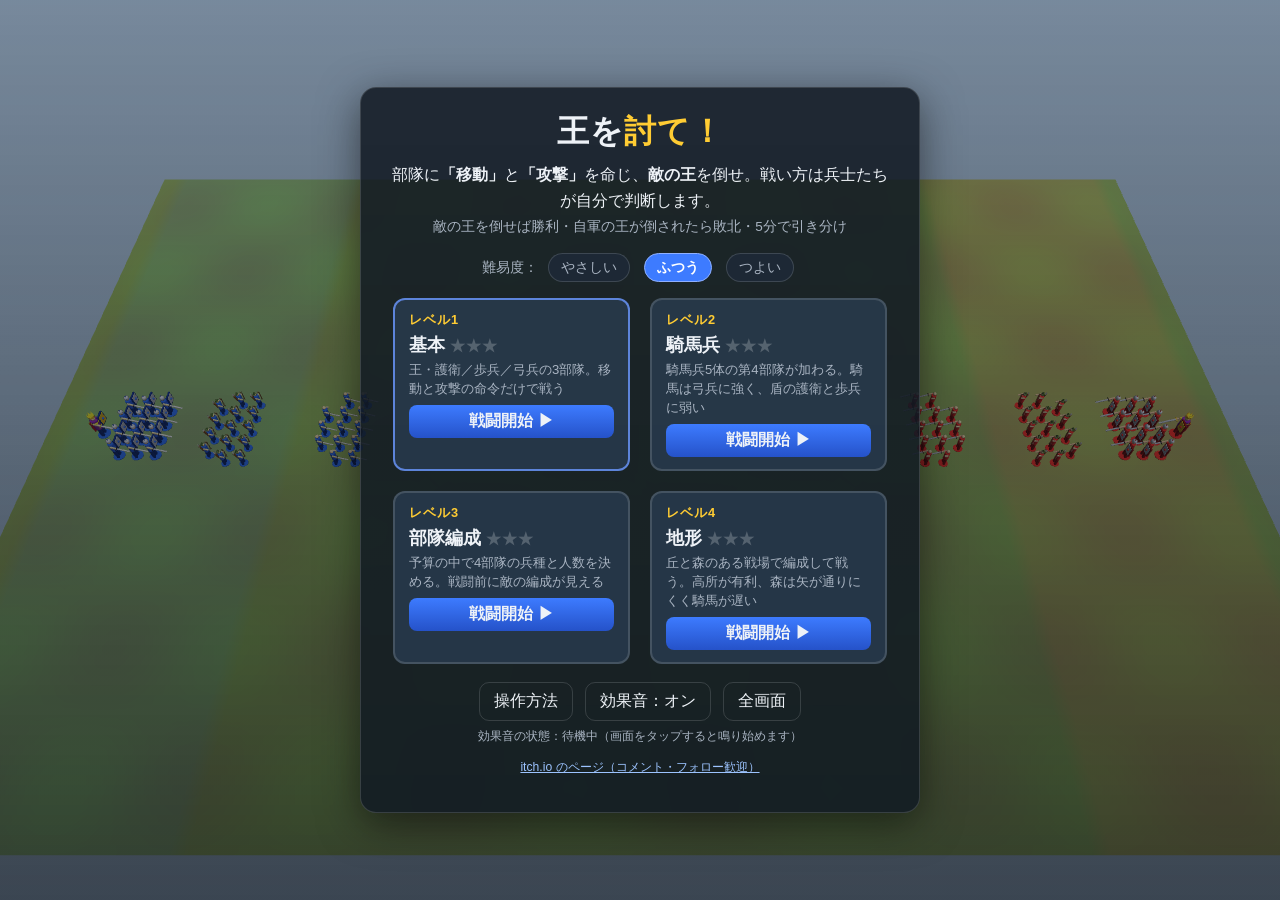
<file: index.html>
<!doctype html>
<html lang="ja">
<head>
<meta charset="utf-8">
<meta name="viewport" content="width=device-width, initial-scale=1, maximum-scale=1, user-scalable=no, viewport-fit=cover">
<meta name="mobile-web-app-capable" content="yes">
<meta name="apple-mobile-web-app-capable" content="yes">
<meta name="theme-color" content="#1d2733">
<meta name="apple-mobile-web-app-status-bar-style" content="black-translucent">
<meta name="apple-mobile-web-app-title" content="王を討て！">
<link rel="apple-touch-icon" href="icons/icon-180.png">
<link rel="icon" type="image/png" href="icons/icon-192.png">
<title>王を討て！｜ブラウザで遊べるリアルタイム戦術ゲーム</title>
<meta name="description" content="部隊に「移動」と「攻撃」を命じて敵の王を討つ、1回約5分のリアルタイム戦術ゲーム。兵士は自分で判断して戦います。PC・スマホのブラウザで無料・インストール不要。">
<link rel="canonical" href="https://dainana6.github.io/oute/">
<meta property="og:type" content="website">
<meta property="og:site_name" content="王を討て！">
<meta property="og:title" content="王を討て！｜ブラウザで遊べるリアルタイム戦術ゲーム">
<meta property="og:description" content="部隊に「移動」と「攻撃」を命じて敵の王を討て！1回約5分、PC・スマホのブラウザですぐ遊べます。">
<meta property="og:url" content="https://dainana6.github.io/oute/">
<meta property="og:image" content="https://dainana6.github.io/oute/icons/icon-512.png">
<meta property="og:locale" content="ja_JP">
<meta name="twitter:card" content="summary">
<meta name="twitter:title" content="王を討て！">
<meta name="twitter:description" content="部隊に「移動」と「攻撃」を命じて敵の王を討つリアルタイム戦術ゲーム。ブラウザで無料。">
<meta name="twitter:image" content="https://dainana6.github.io/oute/icons/icon-512.png">
<script type="application/ld+json">{"@context":"https://schema.org","@type":"VideoGame","name":"王を討て！","alternateName":"Slay the King","url":"https://dainana6.github.io/oute/","description":"部隊に移動と攻撃を命じて敵の王を討つリアルタイム戦術ゲーム","genre":["Strategy","Real-time tactics"],"gamePlatform":["Web browser","PC","Smartphone"],"inLanguage":"ja","isAccessibleForFree":true,"sameAs":["https://robo6.itch.io/oute"]}</script>
<link rel="stylesheet" href="css/ws_simple.css?v=20261028a">
</head>
<body>
<canvas id="view"></canvas>
<div id="labels"></div>

<!-- 上部：生存人数・残り時間・王のHP -->
<div id="top" class="hud hidden">
  <div class="side blue">
    <span class="tag">自軍</span><b id="aliveB">40</b><span class="unit">人</span>
    <span class="kingbar" title="自軍の王のHP"><span class="crown">👑</span><span class="bar"><i id="kingB"></i></span><span id="kingBn" class="hpn">200</span></span>
  </div>
  <div id="clock">5:00</div>
  <div class="side red">
    <span class="kingbar" title="敵軍の王のHP"><span class="crown">👑</span><span class="bar"><i id="kingR"></i></span><span id="kingRn" class="hpn">200</span></span>
    <b id="aliveR">40</b><span class="unit">人</span><span class="tag">敵軍</span>
  </div>
  <button id="btnSound" class="iconbtn" aria-label="効果音のオン・オフ">🔊</button>
  <button id="btnPause" class="iconbtn menubtn" aria-label="メニュー（一時停止・タイトルへ戻る）">☰<span class="mlabel">メニュー</span></button>
</div>

<!-- 下部：自軍の3部隊 -->
<div id="cards" class="hud hidden"></div>
<div id="hint" class="hud hidden"></div>
<div id="toasts"></div>

<!-- タイトル -->
<div id="title" class="overlay">
  <div class="box">
    <h1>王を<span>討て！</span></h1>
    <p class="lead">部隊に<b>「移動」</b>と<b>「攻撃」</b>を命じ、<b>敵の王</b>を倒せ。戦い方は兵士たちが自分で判断します。<br>
      <span class="sub">敵の王を倒せば勝利・自軍の王が倒されたら敗北・5分で引き分け</span></p>
    <div id="diffsel" class="diffsel"></div>
    <div id="levels"></div>
    <button id="btnHowto" class="ghost">操作方法</button>
    <button id="btnSoundT" class="ghost">効果音：オン</button>
    <button id="btnFullT" class="ghost fsbtn">全画面</button>
    <p class="sndstat note small"></p>
    <p class="note small"><a href="https://robo6.itch.io/oute" target="_blank" rel="noopener" style="color:#9cc3ff">itch.io のページ（コメント・フォロー歓迎）</a></p>
  </div>
</div>

<!-- 部隊編成（レベル3・4） -->
<div id="compose" class="overlay hidden">
  <div class="peekhint hidden" id="peekHint">ドラッグ・ホイール（ピンチ）で戦場を見回せます</div>
  <button id="btnPeekBack" class="primary big peekback hidden">編成に戻る</button>
  <div class="box wide compose">
    <div class="cmphead">
      <h2>部隊編成</h2>
      <div class="budget"><span>予算</span><span class="bar"><i id="cmpBar"></i></span><span><b id="cmpCost">0</b> / <span id="cmpBudget">300</span></span></div>
      <div class="cmpbtns"><button id="btnCmpBack" class="ghost">戻る</button><button id="btnCmpGo" class="primary">戦闘開始</button></div>
    </div>
    <div class="cmpcols">
      <div>
        <h3>自軍</h3>
        <div id="cmpRows"></div>
        <div class="presets"><span class="sub">ひな形：</span><span id="cmpPresets"></span></div>
      </div>
      <div class="cmpenemy">
        <h3>敵軍：<span id="enName"></span></h3>
        <div id="enRows"></div>
        <p id="enHint" class="hint"></p>
        <p class="note small">相性：騎馬→弓兵 ／ 弓兵→歩兵 ／ 歩兵・護衛→騎馬</p>
        <button id="btnReroll" class="chip hidden">🎲 地形を変える</button>
        <button id="btnPeek" class="chip hidden">🗺 戦場を見る</button>
      </div>
    </div>
  </div>
</div>

<!-- 操作方法 -->
<div id="howto" class="overlay hidden">
  <div class="box wide">
    <h2>操作方法</h2>
    <div class="cols">
      <div>
        <h3>PC</h3>
        <table>
          <tr><td>味方を左クリック</td><td>その部隊を選択</td></tr>
          <tr><td>地面を右クリック</td><td>選択中の部隊を移動</td></tr>
          <tr><td>敵を右クリック</td><td>その敵の部隊を攻撃</td></tr>
          <tr><td>1〜4キー</td><td>部隊を選択</td></tr>
          <tr><td>マウスホイール</td><td>拡大・縮小</td></tr>
          <tr><td>左ドラッグ</td><td>カメラ移動</td></tr>
          <tr><td>Esc</td><td>ポーズ</td></tr>
        </table>
      </div>
      <div>
        <h3>スマートフォン（横画面）</h3>
        <table>
          <tr><td>味方をタップ</td><td>部隊を選択</td></tr>
          <tr><td>地面をタップ</td><td>選択中の部隊を移動</td></tr>
          <tr><td>敵をタップ</td><td>選択中の部隊で攻撃</td></tr>
          <tr><td>ドラッグ</td><td>カメラ移動</td></tr>
          <tr><td>2本指ピンチ</td><td>拡大・縮小</td></tr>
          <tr><td>下の部隊カード</td><td>部隊を選択</td></tr>
        </table>
      </div>
    </div>
    <p class="note">選択は次に別の部隊を選ぶまで続きます。新しい命令は前の命令を上書きします。命令がないときは、その場で待機・防衛します。<br>
      <span class="mk ally">1</span> 自軍の部隊（丸）　<span class="mk enemy"><i>歩</i></span> 敵の部隊（ひし形）　👑 王</p>
    <p class="note"><b>兵種の相性（レベル2）</b>：騎馬兵 → 弓兵に強い ／ 弓兵 → 歩兵に強い ／ 歩兵・盾の護衛 → 騎馬兵に強い。<br>
      騎馬兵は速く、走って突撃すると大きなダメージ。止まって斬り合うと弱いので、無防備な弓兵や手薄な王を狙おう。</p>
    <p class="note"><b>地形（レベル4）</b>：<b>丘</b>…高い所から攻撃するとダメージが増え（高低差1mで+8%、最大+30%）、弓兵の矢も遠くまで届く。上り坂は遅い。
      <b>森</b>…中を通る矢は枝に当たって止まりやすい（森の中の部隊は矢に強い）。騎馬兵は半分の速さ、ほかの兵も少し遅くなる。</p>
    <button id="btnHowtoClose" class="primary">閉じる</button>
  </div>
</div>

<!-- iPhone：全画面で遊ぶ方法（ホーム画面に追加） -->
<div id="a2hs" class="overlay hidden">
  <div class="box">
    <h2>全画面で遊ぶには（iPhone）</h2>
    <p class="note small" id="dispMode"></p>
    <ol class="steps">
      <li><b>前に追加したアイコン（WarSim・王を討て！）があれば、長押しして削除</b>（古い設定のまま残るため）</li>
      <li>Safari でこのページを開き、<b>共有ボタン</b>（四角から矢印が出ているマーク <span class="share">⬆︎</span>）→「<b>ホーム画面に追加</b>」</li>
      <li>追加の画面に「<b>Webアプリとして開く</b>」があれば<b>オン</b>にして「追加」</li>
      <li>ホーム画面の <b>王を討て！</b> アイコンから起動（Safari のタブやアドレスバーが出なければ成功）</li>
    </ol>
    <p class="note small">iPhone の Safari は、ゲーム画面だけを全画面にする機能に対応していないため、この方法になります。<span class="lanonly">アイコンから起動するときも、PCで start_simple_server.bat を起動しておき、同じWi-Fiにつないでください。</span></p>
    <button id="btnA2hsClose" class="primary">閉じる</button>
  </div>
</div>

<!-- カウントダウン -->
<div id="countdown" class="hidden"></div>

<!-- ポーズ -->
<div id="pause" class="overlay hidden">
  <div class="box">
    <h2>メニュー <span class="sub">（一時停止中）</span></h2>
    <button id="btnResume" class="primary big">戦闘に戻る</button>
    <div class="volrow"><button id="btnSoundP" class="ghost">効果音：オン</button><label>音量 <input id="volRange" type="range" min="0" max="100" step="5"></label></div>
    <p class="sndstat note small"></p>
    <button id="btnPauseHowto" class="ghost">操作方法</button>
    <button id="btnFullP" class="ghost fsbtn">全画面</button>
    <button id="btnQuit" class="ghost">タイトル（レベル選択）に戻る</button>
  </div>
</div>

<!-- 結果 -->
<div id="result" class="overlay hidden">
  <div class="box">
    <h1 id="resTitle">勝利</h1>
    <p id="resReason"></p>
    <div id="resStars" class="stars"></div>
    <p id="resStats" class="note"></p>
    <button id="btnRetry" class="primary big">再戦</button>
    <button id="btnRecompose" class="ghost hidden">編成し直す</button>
    <button id="btnToTitle" class="ghost">レベル選択へ</button>
  </div>
</div>

<!-- 縦画面の案内 -->
<div id="rotate" class="overlay">
  <div class="box">
    <div class="phone">📱</div>
    <h2>横画面にしてください</h2>
    <p class="note">このゲームは横画面で遊ぶように作られています。</p>
  </div>
</div>

<div id="fatal" class="overlay hidden"><div class="box"><h2>エラー</h2><pre id="fatalText"></pre></div></div>

<script src="js/config.js?v=20261028a"></script>
<script src="js/sim.js?v=20261028a"></script>
<script src="js/ai.js?v=20261028a"></script>
<script src="js/render.js?v=20261028a"></script>
<script src="js/ws_simple_rules.js?v=20261028a"></script>
<script src="js/ws_simple_audio.js?v=20261028a"></script>
<script src="js/ws_simple_app.js?v=20261028b"></script>
<!-- アクセス解析（GoatCounter：Cookieなし・個人を特定しない）。itch.io の枠の中でも数える -->
<script data-goatcounter="https://oute.goatcounter.com/count" data-goatcounter-settings='{"allow_frame": true}' async src="https://gc.zgo.at/count.js"></script>
</body>
</html>
</file>
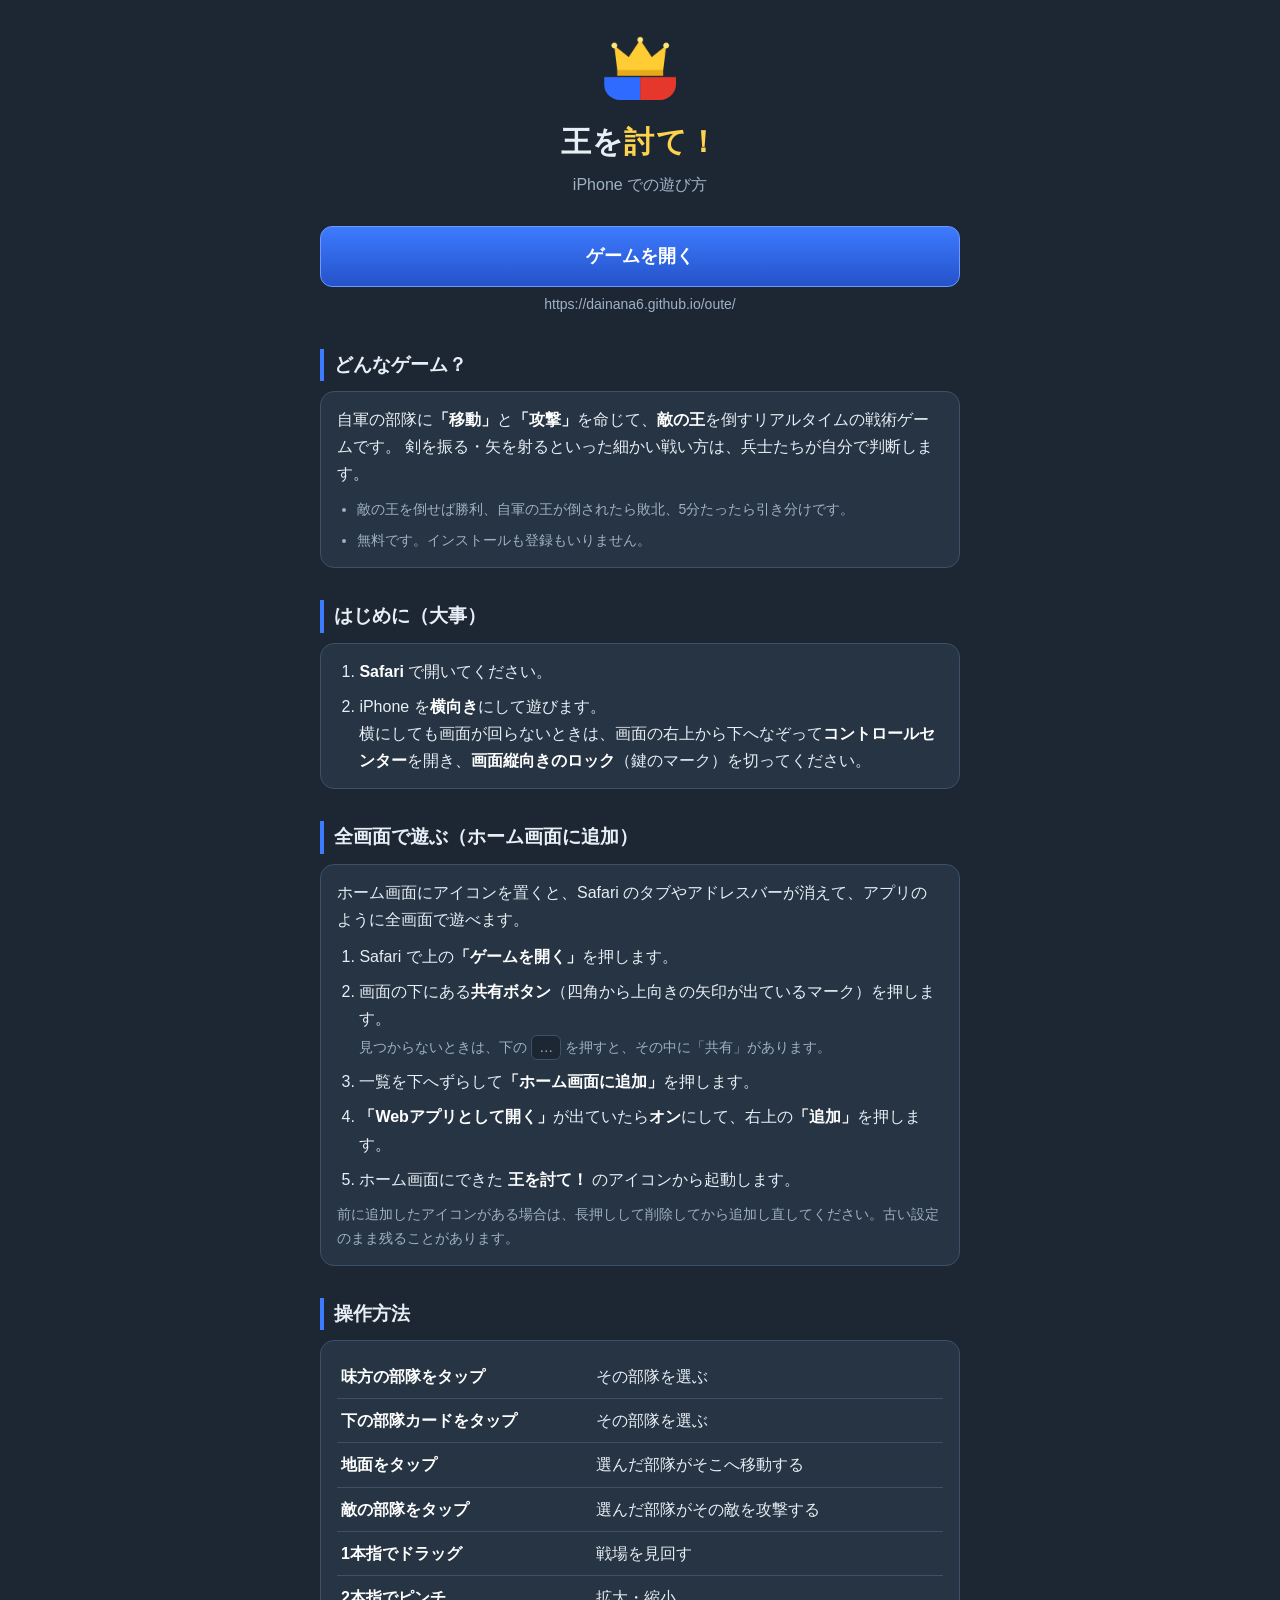
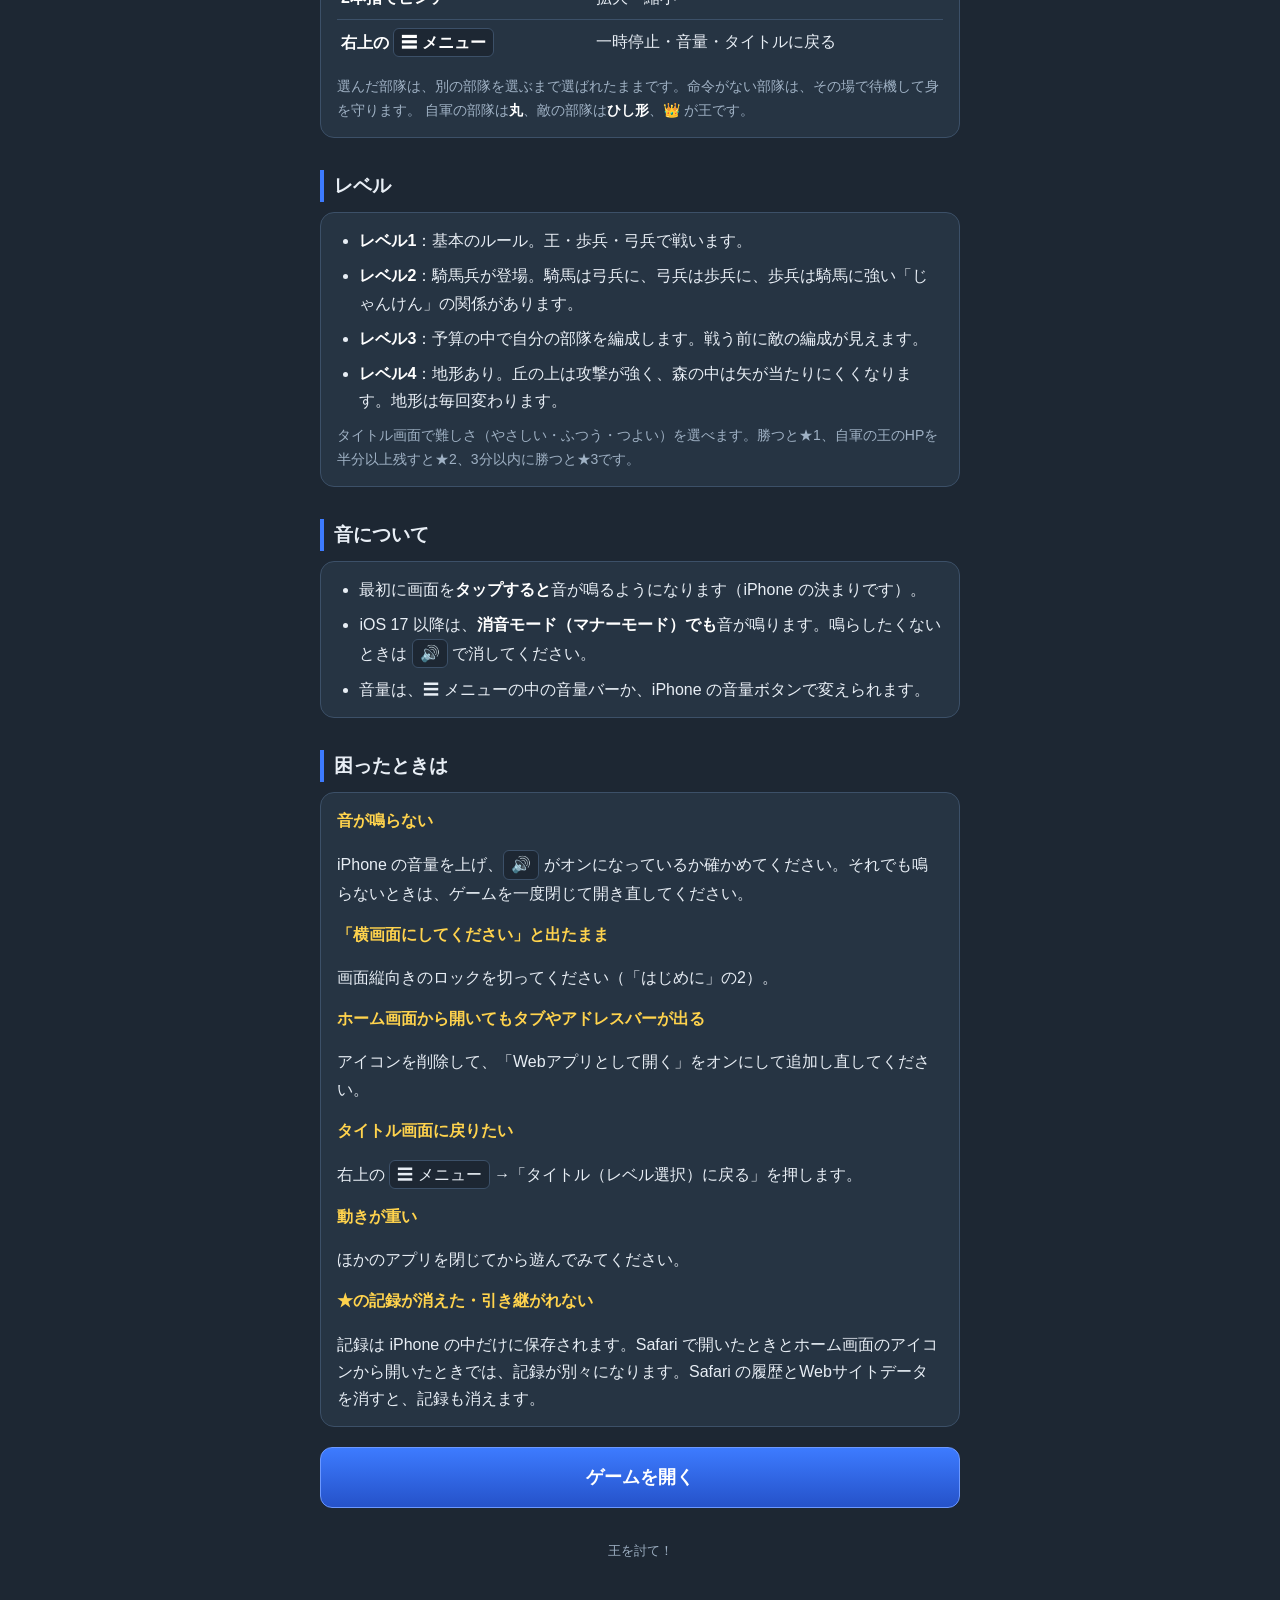
<file: iphone.html>
<!doctype html>
<html lang="ja">
<head>
<meta charset="utf-8">
<meta name="viewport" content="width=device-width, initial-scale=1, viewport-fit=cover">
<meta name="theme-color" content="#1d2733">
<link rel="apple-touch-icon" href="icons/icon-180.png">
<link rel="icon" type="image/png" href="icons/icon-192.png">
<title>王を討て！ iPhoneでの遊び方</title>
<style>
:root { --bg: #1d2733; --panel: #263443; --line: #3c5068; --text: #e8eef5; --sub: #9fb1c4; --gold: #ffd34d; --blue: #3d7bff; --red: #e0483a; }
* { box-sizing: border-box; }
body { margin: 0; background: var(--bg); color: var(--text); line-height: 1.7;
  font-family: "Hiragino Sans", "Hiragino Kaku Gothic ProN", "Segoe UI", "Yu Gothic UI", Meiryo, sans-serif;
  padding: 0 max(16px, env(safe-area-inset-right)) 40px max(16px, env(safe-area-inset-left)); }
main { max-width: 640px; margin: 0 auto; }
header { text-align: center; padding: 28px 0 8px; }
header img { width: 72px; height: 72px; border-radius: 16px; }
h1 { margin: 8px 0 0; font-size: 30px; letter-spacing: 0.04em; }
h1 span { color: var(--gold); }
header p { margin: 4px 0 0; color: var(--sub); }
h2 { font-size: 19px; margin: 32px 0 10px; padding-left: 10px; border-left: 4px solid var(--blue); }
section { background: var(--panel); border: 1px solid var(--line); border-radius: 14px; padding: 14px 16px; }
ol, ul { margin: 0; padding-left: 1.4em; }
li + li { margin-top: 8px; }
b { color: #fff; }
.note { color: var(--sub); font-size: 14px; margin: 10px 0 0; }
.play { display: block; text-align: center; margin: 20px 0 0; padding: 14px; border-radius: 12px; font-size: 18px; font-weight: 700;
  color: #fff; text-decoration: none; background: linear-gradient(#3d7bff, #2552c9); border: 1px solid #6c98ff; }
.url { display: block; text-align: center; color: var(--sub); font-size: 14px; margin-top: 6px; word-break: break-all; }
.key { display: inline-block; padding: 0 7px; border: 1px solid var(--line); border-radius: 6px; background: #1d2733; white-space: nowrap; }
table { width: 100%; border-collapse: collapse; }
td { padding: 8px 4px; border-bottom: 1px solid var(--line); vertical-align: top; }
tr:last-child td { border-bottom: 0; }
td:first-child { width: 42%; font-weight: 700; color: #fff; }
.q { font-weight: 700; color: var(--gold); margin-top: 14px; }
.q:first-child { margin-top: 0; }
.a { margin: 2px 0 0; }
footer { text-align: center; color: var(--sub); font-size: 13px; margin-top: 32px; }
</style>
</head>
<body>
<main>
<header>
  <img src="icons/icon-180.png" alt="">
  <h1>王を<span>討て！</span></h1>
  <p>iPhone での遊び方</p>
</header>

<a class="play" href="./">ゲームを開く</a>
<span class="url">https://dainana6.github.io/oute/</span>

<h2>どんなゲーム？</h2>
<section>
  <p style="margin:0">自軍の部隊に<b>「移動」</b>と<b>「攻撃」</b>を命じて、<b>敵の王</b>を倒すリアルタイムの戦術ゲームです。
    剣を振る・矢を射るといった細かい戦い方は、兵士たちが自分で判断します。</p>
  <ul class="note">
    <li>敵の王を倒せば勝利、自軍の王が倒されたら敗北、5分たったら引き分けです。</li>
    <li>無料です。インストールも登録もいりません。</li>
  </ul>
</section>

<h2>はじめに（大事）</h2>
<section>
  <ol>
    <li><b>Safari</b> で開いてください。</li>
    <li>iPhone を<b>横向き</b>にして遊びます。<br>
      横にしても画面が回らないときは、画面の右上から下へなぞって<b>コントロールセンター</b>を開き、<b>画面縦向きのロック</b>（鍵のマーク）を切ってください。</li>
  </ol>
</section>

<h2>全画面で遊ぶ（ホーム画面に追加）</h2>
<section>
  <p style="margin:0 0 10px">ホーム画面にアイコンを置くと、Safari のタブやアドレスバーが消えて、アプリのように全画面で遊べます。</p>
  <ol>
    <li>Safari で上の<b>「ゲームを開く」</b>を押します。</li>
    <li>画面の下にある<b>共有ボタン</b>（四角から上向きの矢印が出ているマーク）を押します。<br>
      <span class="note">見つからないときは、下の <span class="key">…</span> を押すと、その中に「共有」があります。</span></li>
    <li>一覧を下へずらして<b>「ホーム画面に追加」</b>を押します。</li>
    <li><b>「Webアプリとして開く」</b>が出ていたら<b>オン</b>にして、右上の<b>「追加」</b>を押します。</li>
    <li>ホーム画面にできた <b>王を討て！</b> のアイコンから起動します。</li>
  </ol>
  <p class="note">前に追加したアイコンがある場合は、長押しして削除してから追加し直してください。古い設定のまま残ることがあります。</p>
</section>

<h2>操作方法</h2>
<section>
  <table>
    <tr><td>味方の部隊をタップ</td><td>その部隊を選ぶ</td></tr>
    <tr><td>下の部隊カードをタップ</td><td>その部隊を選ぶ</td></tr>
    <tr><td>地面をタップ</td><td>選んだ部隊がそこへ移動する</td></tr>
    <tr><td>敵の部隊をタップ</td><td>選んだ部隊がその敵を攻撃する</td></tr>
    <tr><td>1本指でドラッグ</td><td>戦場を見回す</td></tr>
    <tr><td>2本指でピンチ</td><td>拡大・縮小</td></tr>
    <tr><td>右上の <span class="key">☰ メニュー</span></td><td>一時停止・音量・タイトルに戻る</td></tr>
  </table>
  <p class="note">選んだ部隊は、別の部隊を選ぶまで選ばれたままです。命令がない部隊は、その場で待機して身を守ります。
    自軍の部隊は<b>丸</b>、敵の部隊は<b>ひし形</b>、<b>👑</b> が王です。</p>
</section>

<h2>レベル</h2>
<section>
  <ul>
    <li><b>レベル1</b>：基本のルール。王・歩兵・弓兵で戦います。</li>
    <li><b>レベル2</b>：騎馬兵が登場。騎馬は弓兵に、弓兵は歩兵に、歩兵は騎馬に強い「じゃんけん」の関係があります。</li>
    <li><b>レベル3</b>：予算の中で自分の部隊を編成します。戦う前に敵の編成が見えます。</li>
    <li><b>レベル4</b>：地形あり。丘の上は攻撃が強く、森の中は矢が当たりにくくなります。地形は毎回変わります。</li>
  </ul>
  <p class="note">タイトル画面で難しさ（やさしい・ふつう・つよい）を選べます。勝つと★1、自軍の王のHPを半分以上残すと★2、3分以内に勝つと★3です。</p>
</section>

<h2>音について</h2>
<section>
  <ul>
    <li>最初に画面を<b>タップすると</b>音が鳴るようになります（iPhone の決まりです）。</li>
    <li>iOS 17 以降は、<b>消音モード（マナーモード）でも</b>音が鳴ります。鳴らしたくないときは <span class="key">🔊</span> で消してください。</li>
    <li>音量は、☰ メニューの中の音量バーか、iPhone の音量ボタンで変えられます。</li>
  </ul>
</section>

<h2>困ったときは</h2>
<section>
  <p class="q">音が鳴らない</p>
  <p class="a">iPhone の音量を上げ、<span class="key">🔊</span> がオンになっているか確かめてください。それでも鳴らないときは、ゲームを一度閉じて開き直してください。</p>
  <p class="q">「横画面にしてください」と出たまま</p>
  <p class="a">画面縦向きのロックを切ってください（「はじめに」の2）。</p>
  <p class="q">ホーム画面から開いてもタブやアドレスバーが出る</p>
  <p class="a">アイコンを削除して、「Webアプリとして開く」をオンにして追加し直してください。</p>
  <p class="q">タイトル画面に戻りたい</p>
  <p class="a">右上の <span class="key">☰ メニュー</span> →「タイトル（レベル選択）に戻る」を押します。</p>
  <p class="q">動きが重い</p>
  <p class="a">ほかのアプリを閉じてから遊んでみてください。</p>
  <p class="q">★の記録が消えた・引き継がれない</p>
  <p class="a">記録は iPhone の中だけに保存されます。Safari で開いたときとホーム画面のアイコンから開いたときでは、記録が別々になります。Safari の履歴とWebサイトデータを消すと、記録も消えます。</p>
</section>

<a class="play" href="./">ゲームを開く</a>
<footer>王を討て！</footer>
</main>
</body>
</html>
</file>
<file: css/ws_simple.css>
/* WarSimulation Simple — PC・スマートフォン共通の画面 */
:root {
  --blue: #2f6bff; --blue-d: #1b3f9e; --red: #e5372c; --red-d: #8f1b14;
  --panel: rgba(18, 26, 36, 0.86); --panel2: rgba(30, 42, 56, 0.92); --line: rgba(255, 255, 255, 0.14);
  --text: #eef2f7; --muted: #a9b4c2; --gold: #ffcc33; --sel: #ffe14a;
  --safe-l: env(safe-area-inset-left, 0px); --safe-r: env(safe-area-inset-right, 0px); --safe-b: env(safe-area-inset-bottom, 0px);
}
* { box-sizing: border-box; }
html, body { margin: 0; height: 100%; overflow: hidden; background: #1d2733; color: var(--text);
  font-family: "Segoe UI", "Hiragino Sans", "Hiragino Kaku Gothic ProN", "Yu Gothic UI", Meiryo, sans-serif;
  -webkit-user-select: none; user-select: none; -webkit-touch-callout: none; touch-action: none; overscroll-behavior: none; }
canvas#view { position: fixed; inset: 0; width: 100vw; height: 100vh; height: 100dvh; display: block; touch-action: none; cursor: default; }
canvas#view.panning { cursor: grabbing; }
.hidden { display: none !important; }
button { font: inherit; color: inherit; border: 1px solid var(--line); background: var(--panel2); border-radius: 10px; padding: 8px 14px; cursor: pointer; touch-action: manipulation; }
button:hover { background: rgba(60, 80, 104, 0.95); }
button.primary { background: linear-gradient(#3d7bff, #2552c9); border-color: #6c98ff; font-weight: 700; }
button.primary:hover { background: linear-gradient(#5a8dff, #2d5fe0); }
button.big { font-size: 1.15rem; padding: 12px 28px; }
button.ghost { background: transparent; }

/* ---------- 上部 ---------- */
#top { position: fixed; top: 0; left: 0; right: 0; height: 44px; display: flex; align-items: center; justify-content: center; gap: 14px;
  padding: 0 calc(10px + var(--safe-r)) 0 calc(10px + var(--safe-l)); background: linear-gradient(rgba(10, 16, 24, 0.85), rgba(10, 16, 24, 0.55)); pointer-events: none; z-index: 5; }
#top .side { flex: 1; display: flex; align-items: center; gap: 6px; font-size: 0.95rem; min-width: 0; }
#top .side.red { justify-content: flex-end; }
#top .side b { font-size: 1.35rem; }
#top .unit { color: var(--muted); font-size: 0.8rem; margin-right: 6px; }
#top .tag { font-weight: 700; padding: 2px 8px; border-radius: 6px; font-size: 0.85rem; }
#top .blue .tag { background: var(--blue); }
#top .red .tag { background: var(--red); }
#clock { font-size: 1.5rem; font-weight: 800; font-variant-numeric: tabular-nums; min-width: 76px; text-align: center; letter-spacing: 1px; }
#clock.low { color: #ffb0a8; }
.kingbar { display: inline-flex; align-items: center; gap: 4px; }
.kingbar .crown { font-size: 1rem; }
.kingbar .bar { width: 96px; height: 10px; border-radius: 5px; background: rgba(0, 0, 0, 0.55); border: 1px solid rgba(255, 255, 255, 0.25); overflow: hidden; display: inline-block; }
.kingbar .bar i { display: block; height: 100%; width: 100%; background: linear-gradient(90deg, #5fe07a, #2fbf55); transition: width 0.2s; }
.kingbar .bar i.mid { background: linear-gradient(90deg, #ffd34d, #e6a917); }
.kingbar .bar i.low { background: linear-gradient(90deg, #ff6b5c, #d22a1c); }
.kingbar .hpn { font-size: 0.78rem; color: var(--muted); min-width: 24px; font-variant-numeric: tabular-nums; }
.iconbtn { pointer-events: auto; width: 40px; height: 34px; padding: 0; font-weight: 800; border-radius: 8px; margin-left: 4px; }

/* ---------- 下部の部隊カード ---------- */
#cards { position: fixed; left: 50%; transform: translateX(-50%); bottom: calc(6px + var(--safe-b)); display: flex; gap: 8px; z-index: 5; }
.card { width: 168px; padding: 6px 10px; border-radius: 12px; background: var(--panel); border: 2px solid var(--line); cursor: pointer; touch-action: manipulation;
  display: grid; grid-template-columns: 30px 1fr; grid-template-rows: auto auto; column-gap: 8px; align-items: center; }
.card .num { grid-row: 1 / span 2; width: 30px; height: 30px; border-radius: 50%; background: var(--blue); display: flex; align-items: center; justify-content: center; font-weight: 800; font-size: 1.05rem; border: 2px solid rgba(255,255,255,0.7); }
.card .l1 { font-weight: 700; font-size: 0.92rem; white-space: nowrap; display: flex; justify-content: space-between; gap: 6px; }
.card .l1 .cnt { font-variant-numeric: tabular-nums; }
.card .l2 { font-size: 0.8rem; color: var(--muted); white-space: nowrap; overflow: hidden; text-overflow: ellipsis; }
.card .l2 .o-move { color: #8fd0ff; } .card .l2 .o-attack { color: #ff9a8f; } .card .l2 .o-idle { color: #c9d3de; } .card .l2 .warn { color: var(--gold); }
.card.sel { border-color: var(--sel); box-shadow: 0 0 0 2px rgba(255, 225, 74, 0.35), 0 4px 14px rgba(0,0,0,0.4); }
.card.sel .num { background: var(--sel); color: #222; }
.card.dead { opacity: 0.4; cursor: default; }
.card kbd { font-size: 0.7rem; color: var(--muted); border: 1px solid var(--line); border-radius: 4px; padding: 0 4px; }
#hint { position: fixed; left: 50%; transform: translateX(-50%); bottom: calc(70px + var(--safe-b)); background: rgba(10, 16, 24, 0.7); padding: 4px 12px; border-radius: 8px;
  font-size: 0.85rem; color: #dfe7f1; pointer-events: none; white-space: nowrap; z-index: 4; }

/* ---------- 戦場上の表示（部隊マーカー・王冠） ---------- */
#labels { position: fixed; inset: 0; pointer-events: none; overflow: hidden; z-index: 3; }
.sqm { position: absolute; transform: translate(-50%, -50%); display: flex; align-items: center; justify-content: center; font-weight: 800; color: #fff; text-shadow: 0 1px 2px rgba(0,0,0,0.6); }
.sqm.ally { width: 26px; height: 26px; border-radius: 50%; background: var(--blue); border: 2px solid #fff; font-size: 0.9rem; box-shadow: 0 2px 6px rgba(0,0,0,0.45); }
.sqm.ally.sel { background: var(--sel); color: #222; text-shadow: none; width: 32px; height: 32px; font-size: 1.05rem; border-color: #fff; box-shadow: 0 0 0 3px rgba(0,0,0,0.35), 0 0 12px rgba(255, 225, 74, 0.8); }
.sqm.enemy { width: 24px; height: 24px; }
.sqm.enemy::before { content: ""; position: absolute; inset: 0; background: var(--red); border: 2px solid #fff; transform: rotate(45deg); border-radius: 3px; box-shadow: 0 2px 6px rgba(0,0,0,0.45); }
.sqm.enemy i { position: relative; font-style: normal; font-size: 0.72rem; }
.sqm.enemy.tgt::before { border-color: #ffd0c8; box-shadow: 0 0 0 3px rgba(255, 80, 60, 0.5), 0 0 12px rgba(255, 80, 60, 0.9); }
.terrlbl { position: absolute; transform: translate(-50%, -50%); font-size: 11px; font-weight: 700; padding: 1px 6px; border-radius: 8px; white-space: nowrap; opacity: 0.85; }
.terrlbl.hill { color: #fff3c4; background: rgba(120, 90, 30, 0.55); }
.terrlbl.forest { color: #d8ffd0; background: rgba(20, 70, 20, 0.6); }
.crownlbl {position: absolute; transform: translate(-50%, -100%); font-size: 18px; filter: drop-shadow(0 1px 2px rgba(0,0,0,0.7)); }
.crownlbl.enemy { filter: drop-shadow(0 0 2px #ff3b2f) drop-shadow(0 1px 2px rgba(0,0,0,0.7)); }
.crownlbl.ally { filter: drop-shadow(0 0 2px #4d86ff) drop-shadow(0 1px 2px rgba(0,0,0,0.7)); }
.crownlbl.flee::after { content: "退避"; position: absolute; left: 50%; top: -14px; transform: translateX(-50%); font-size: 10px; font-weight: 700; color: #fff; background: rgba(200, 120, 0, 0.9); padding: 0 4px; border-radius: 4px; white-space: nowrap; }

/* ---------- 速報 ---------- */
#toasts { position: fixed; top: 52px; left: 50%; transform: translateX(-50%); display: flex; flex-direction: column; align-items: center; gap: 4px; pointer-events: none; z-index: 6; }
.toast { background: rgba(10, 16, 24, 0.8); padding: 4px 12px; border-radius: 8px; font-size: 0.85rem; animation: toastIn 0.25s ease-out; white-space: nowrap; }
.toast.t0 { border-left: 4px solid var(--blue); } .toast.t1 { border-left: 4px solid var(--red); }
@keyframes toastIn { from { opacity: 0; transform: translateY(-6px); } to { opacity: 1; transform: none; } }

/* ---------- 重ねる画面 ---------- */
.overlay { position: fixed; inset: 0; display: flex; align-items: center; justify-content: center; background: rgba(8, 12, 18, 0.55); z-index: 10; padding: 12px; }
.overlay .box { background: var(--panel); border: 1px solid var(--line); border-radius: 16px; padding: 22px 28px; text-align: center; max-width: 560px; width: 100%;
  max-height: calc(100vh - 24px); max-height: calc(100dvh - 24px); overflow: auto; box-shadow: 0 10px 40px rgba(0,0,0,0.5); touch-action: pan-y; }
.overlay .box.wide { max-width: 760px; }
.overlay h1 { margin: 0 0 8px; font-size: 2rem; letter-spacing: 1px; }
.overlay h1 span { color: var(--gold); }
.overlay h2 { margin: 0 0 12px; }
.overlay h3 { margin: 6px 0; font-size: 1rem; color: var(--gold); }
.overlay .lead { margin: 0 0 10px; line-height: 1.6; }
.overlay .rules { text-align: left; margin: 0 auto 16px; display: table; color: var(--muted); line-height: 1.7; padding-left: 20px; }
.overlay button { margin: 4px; }
.overlay .note { color: var(--muted); font-size: 0.88rem; line-height: 1.6; }
.overlay table { width: 100%; border-collapse: collapse; font-size: 0.9rem; text-align: left; }
.overlay td { padding: 4px 6px; border-bottom: 1px solid var(--line); }
.overlay td:first-child { color: #ffe9a6; white-space: nowrap; }
.overlay .cols { display: grid; grid-template-columns: 1fr 1fr; gap: 18px; }
.mk { display: inline-flex; width: 20px; height: 20px; align-items: center; justify-content: center; font-weight: 800; font-size: 0.75rem; vertical-align: middle; position: relative; color: #fff; }
.mk.ally { background: var(--blue); border-radius: 50%; border: 2px solid #fff; }
.mk.enemy::before { content: ""; position: absolute; inset: 1px; background: var(--red); border: 2px solid #fff; transform: rotate(45deg); }
.mk.enemy i { position: relative; font-style: normal; font-size: 0.65rem; }
.overlay .sub { color: var(--muted); font-size: 0.85rem; }
#levels { display: flex; gap: 12px; justify-content: center; margin: 4px 0 10px; flex-wrap: wrap; }
.lvl { flex: 1 1 200px; max-width: 250px; display: flex; flex-direction: column; align-items: flex-start; gap: 3px; text-align: left; padding: 12px 14px; border-radius: 12px;
  background: rgba(40, 56, 74, 0.95); border: 2px solid var(--line); }
.lvl:hover { border-color: #6c98ff; background: rgba(52, 72, 96, 0.98); }
.lvl.last { border-color: rgba(108, 152, 255, 0.8); }
.lvl .lv-name { font-size: 0.8rem; color: var(--gold); font-weight: 700; letter-spacing: 1px; }
.lvl .lv-title { font-size: 1.15rem; font-weight: 800; }
.lvl .lv-clear { font-size: 0.7rem; font-weight: 700; color: #1d2733; background: #7dffa0; border-radius: 5px; padding: 1px 6px; vertical-align: middle; }
.lvl .lv-desc { font-size: 0.82rem; color: var(--muted); line-height: 1.45; }
.lvl .lv-go { margin-top: 4px; align-self: stretch; text-align: center; font-weight: 700; padding: 6px; border-radius: 8px; background: linear-gradient(#3d7bff, #2552c9); }
/* 難易度・★ */
.diffsel { display: flex; justify-content: center; align-items: center; gap: 6px; margin: 2px 0 8px; font-size: 0.9rem; color: var(--muted); }
.diffsel button { padding: 4px 12px; border-radius: 16px; font-size: 0.88rem; }
.diffsel button.on { background: #3d7bff; border-color: #8fb0ff; color: #fff; font-weight: 700; }
.lvl .lv-stars { font-size: 0.95rem; letter-spacing: 1px; color: var(--gold); }
.lvl .lv-stars .off { color: rgba(255,255,255,0.22); }
.stars { margin: 4px 0 10px; }
.stars .big { font-size: 2rem; letter-spacing: 4px; color: var(--gold); text-shadow: 0 2px 8px rgba(0,0,0,0.5); }
.stars .big .off { color: rgba(255,255,255,0.2); text-shadow: none; }
.stars ul { list-style: none; padding: 0; margin: 4px auto 0; display: inline-block; text-align: left; font-size: 0.86rem; color: var(--muted); line-height: 1.6; }
.stars li.ok { color: #9ff0b4; }
.stars .best { font-size: 0.8rem; color: var(--gold); margin-top: 2px; }

/* 効果音 */
.volrow { display: flex; align-items: center; justify-content: center; gap: 10px; margin: 6px 0; flex-wrap: wrap; font-size: 0.9rem; color: var(--muted); }
.volrow input[type=range] { width: 140px; vertical-align: middle; accent-color: #3d7bff; }
#btnSound.off { opacity: 0.55; }
.menubtn { width: auto !important; padding: 0 10px !important; display: inline-flex; align-items: center; gap: 4px; font-size: 1rem; }
.menubtn .mlabel { font-size: 0.8rem; font-weight: 700; }
.sndstat { margin: 2px 0 6px; white-space: pre-line; }
#dispMode { color: var(--gold); margin: 0 0 4px; }
.steps { text-align: left; line-height: 1.7; padding-left: 22px; margin: 6px 0 10px; font-size: 0.92rem; }
.share { display: inline-block; border: 1px solid var(--muted); border-radius: 4px; padding: 0 4px; font-size: 0.8rem; }

/* 部隊編成（レベル3） */
#compose { background: linear-gradient(rgba(8, 12, 18, 0.25), rgba(8, 12, 18, 0.6)); }
.compose { text-align: left; max-width: 820px; }
.cmphead { display: flex; align-items: center; justify-content: space-between; gap: 12px; margin-bottom: 8px; }
.cmphead h2 { margin: 0; }
.budget { display: flex; align-items: center; gap: 8px; font-size: 0.9rem; font-variant-numeric: tabular-nums; }
.budget .bar { width: 160px; height: 10px; border-radius: 5px; background: rgba(0,0,0,0.5); border: 1px solid rgba(255,255,255,0.25); overflow: hidden; display: inline-block; }
.budget .bar i { display: block; height: 100%; background: linear-gradient(90deg, #5fe07a, #2fbf55); }
.budget .bar i.over { background: linear-gradient(90deg, #ff6b5c, #d22a1c); }
.budget b.over { color: #ff8a7d; }
.cmpcols { display: grid; grid-template-columns: 1.35fr 1fr; gap: 16px; }
.crow { display: grid; grid-template-columns: 26px 1fr auto 40px; align-items: center; gap: 8px; padding: 5px 0; border-bottom: 1px solid var(--line); }
.crow .num { width: 24px; height: 24px; border-radius: 50%; background: var(--blue); display: flex; align-items: center; justify-content: center; font-weight: 800; font-size: 0.85rem; border: 2px solid rgba(255,255,255,0.7); }
.crow .kinds { display: flex; gap: 4px; flex-wrap: nowrap; }
.cmpbtns { display: flex; gap: 6px; margin-left: auto; }
.cmpbtns button { margin: 0; }
#btnCmpGo { min-width: 110px; }
#btnCmpGo:disabled { opacity: 0.5; cursor: not-allowed; background: #555; border-color: #777; }
.chip { padding: 3px 9px; border-radius: 14px; font-size: 0.82rem; background: rgba(255,255,255,0.06); white-space: nowrap; flex-shrink: 0; }
/* 編成画面を隠して戦場（地形）を見る */
#compose.peek { background: transparent; pointer-events: none; }
#compose.peek .box { display: none; }
.peekback { position: fixed; left: 50%; bottom: calc(14px + var(--safe-b)); transform: translateX(-50%); pointer-events: auto; z-index: 11; box-shadow: 0 4px 16px rgba(0,0,0,0.5); }
.peekhint { position: fixed; left: 50%; top: 14px; transform: translateX(-50%); background: rgba(10,16,24,0.75); padding: 4px 12px; border-radius: 8px; font-size: 0.85rem; pointer-events: none; z-index: 11; }
.chip.on { background: #3d7bff; border-color: #8fb0ff; font-weight: 700; }
.chip.fixed { cursor: default; background: rgba(150, 90, 220, 0.35); border-color: rgba(200, 160, 255, 0.5); font-weight: 700; }
.crow .cnt { display: flex; align-items: center; gap: 4px; }
.crow .cnt button { width: 32px; height: 30px; padding: 0; font-weight: 800; font-size: 1.05rem; }
.crow .cnt b { min-width: 26px; text-align: center; font-variant-numeric: tabular-nums; font-size: 1.05rem; }
.crow .pts { text-align: right; color: var(--muted); font-size: 0.8rem; font-variant-numeric: tabular-nums; }
.presets { margin-top: 8px; display: flex; flex-wrap: wrap; align-items: center; gap: 4px; }
.presets .chip { font-size: 0.78rem; }
.erow { display: flex; align-items: center; gap: 8px; padding: 5px 0; border-bottom: 1px solid var(--line); font-size: 0.92rem; }
.erow .mk { flex: none; }
.erow b { margin-left: auto; font-variant-numeric: tabular-nums; }
.erow.none { opacity: 0.45; }
.cmpenemy h3 { color: #ff9a8f; }
.hint { background: rgba(255, 204, 51, 0.12); border-left: 3px solid var(--gold); padding: 6px 10px; border-radius: 6px; font-size: 0.86rem; line-height: 1.5; margin: 10px 0 4px; }
.note.small { font-size: 0.76rem; }
#title { background: linear-gradient(rgba(8, 12, 18, 0.35), rgba(8, 12, 18, 0.7)); }
#resTitle.win { color: #7dffa0; } #resTitle.lose { color: #ff8a7d; } #resTitle.draw { color: #ffe08a; }
#countdown { position: fixed; inset: 0; display: flex; align-items: center; justify-content: center; font-size: 22vmin; font-weight: 900; color: #fff;
  text-shadow: 0 4px 24px rgba(0,0,0,0.6); pointer-events: none; z-index: 9; }
#countdown.go { font-size: 14vmin; color: var(--gold); }
#fatal pre { text-align: left; white-space: pre-wrap; font-size: 0.8rem; max-height: 50vh; overflow: auto; }

/* 縦画面の案内（スマートフォン・タブレットのみ） */
#rotate { display: none; z-index: 20; background: rgba(8, 12, 18, 0.94); }
#rotate .phone { font-size: 56px; display: inline-block; animation: rot 2s ease-in-out infinite; }
@keyframes rot { 0%, 30% { transform: rotate(0); } 60%, 100% { transform: rotate(-90deg); } }
@media (orientation: portrait) and (pointer: coarse) { #rotate { display: flex; } }

/* ---------- 小さな画面（スマートフォン横画面） ---------- */
@media (max-height: 500px), (max-width: 760px) {
  #top { height: 38px; gap: 8px; }
  #top .side { font-size: 0.8rem; gap: 4px; }
  #top .side b { font-size: 1.1rem; }
  #top .unit { display: none; }
  #top .tag { font-size: 0.72rem; padding: 1px 5px; }
  .kingbar .bar { width: 60px; height: 8px; }
  .kingbar .hpn { display: none; }
  #clock { font-size: 1.2rem; min-width: 60px; }
  .iconbtn { width: 38px; height: 30px; }
  #toasts { top: 42px; }
  .toast { font-size: 0.75rem; }
  .card { width: 136px; padding: 4px 8px; grid-template-columns: 26px 1fr; column-gap: 6px; border-radius: 10px; }
  .card .num { width: 26px; height: 26px; font-size: 0.95rem; }
  .card .l1 { font-size: 0.8rem; } .card .l2 { font-size: 0.7rem; }
  .card kbd { display: none; }
  #hint { bottom: calc(56px + var(--safe-b)); font-size: 0.72rem; }
  .overlay .box { padding: 14px 18px; }
  .overlay h1 { font-size: 1.5rem; }
  .overlay .lead, .overlay .rules { font-size: 0.85rem; }
  .overlay .rules { margin-bottom: 8px; }
  .overlay .cols { gap: 10px; }
  .overlay table { font-size: 0.78rem; }
  .overlay td { padding: 2px 4px; }
  button.big { font-size: 1rem; padding: 10px 22px; }
  #levels { gap: 6px; margin-bottom: 4px; flex-wrap: nowrap; }
  .lvl { padding: 6px 8px; flex: 1 1 0; min-width: 0; gap: 1px; }
  .lvl .lv-name { font-size: 0.68rem; }
  .lvl .lv-title { font-size: 0.88rem; } .lvl .lv-stars { font-size: 0.78rem; }
  .lvl .lv-desc { font-size: 0.64rem; line-height: 1.3; } .lvl .lv-go { padding: 3px; font-size: 0.78rem; margin-top: 2px; }
  #title .box { padding: 10px 14px; }
  #title h1 { font-size: 1.3rem; margin-bottom: 2px; }
  #title .lead { font-size: 0.74rem; margin-bottom: 4px; line-height: 1.45; }
  #title .lead .sub { display: none; }
  #title > .box > button { padding: 4px 10px; font-size: 0.8rem; margin: 2px; }
  #title .sndstat { font-size: 0.66rem; margin: 2px 0 0; }
  #cards { gap: 6px; }
  .compose h2 { font-size: 1.05rem; }
  .overlay .box.compose { padding: 8px 14px; }
  #a2hs .box { padding: 10px 16px; }
  .diffsel { margin: 0 0 4px; font-size: 0.78rem; } .diffsel button { padding: 2px 9px; font-size: 0.76rem; }
  .stars .big { font-size: 1.5rem; } .stars ul { font-size: 0.74rem; line-height: 1.4; } .stars { margin: 2px 0 4px; }
  #a2hs h2 { font-size: 1.05rem; margin-bottom: 4px; }
  .steps { font-size: 0.78rem; line-height: 1.45; margin: 4px 0 6px; }
  #a2hs .note.small { font-size: 0.7rem; line-height: 1.4; margin: 4px 0; }
  .cmphead { margin-bottom: 4px; }
  .cmpcols { gap: 10px; }
  .crow { padding: 2px 0; gap: 5px; grid-template-columns: 22px 1fr auto 30px; }
  .crow .num { width: 20px; height: 20px; font-size: 0.72rem; }
  .chip { padding: 2px 6px; font-size: 0.72rem; }
  .crow .cnt button { width: 28px; height: 26px; }
  .crow .pts, .erow { font-size: 0.74rem; }
  .erow { padding: 3px 0; }
  .hint { font-size: 0.74rem; padding: 4px 8px; margin-top: 6px; }
  .budget .bar { width: 100px; }
  .overlay h3 { margin: 2px 0; font-size: 0.85rem; }
}
@media (max-width: 560px) { .cmpcols { grid-template-columns: 1fr; } }
@media (max-width: 620px) { .card { width: 118px; } .card .l1 { font-size: 0.74rem; } }
@media (max-width: 480px) { .overlay .cols { grid-template-columns: 1fr; } }
</file>
